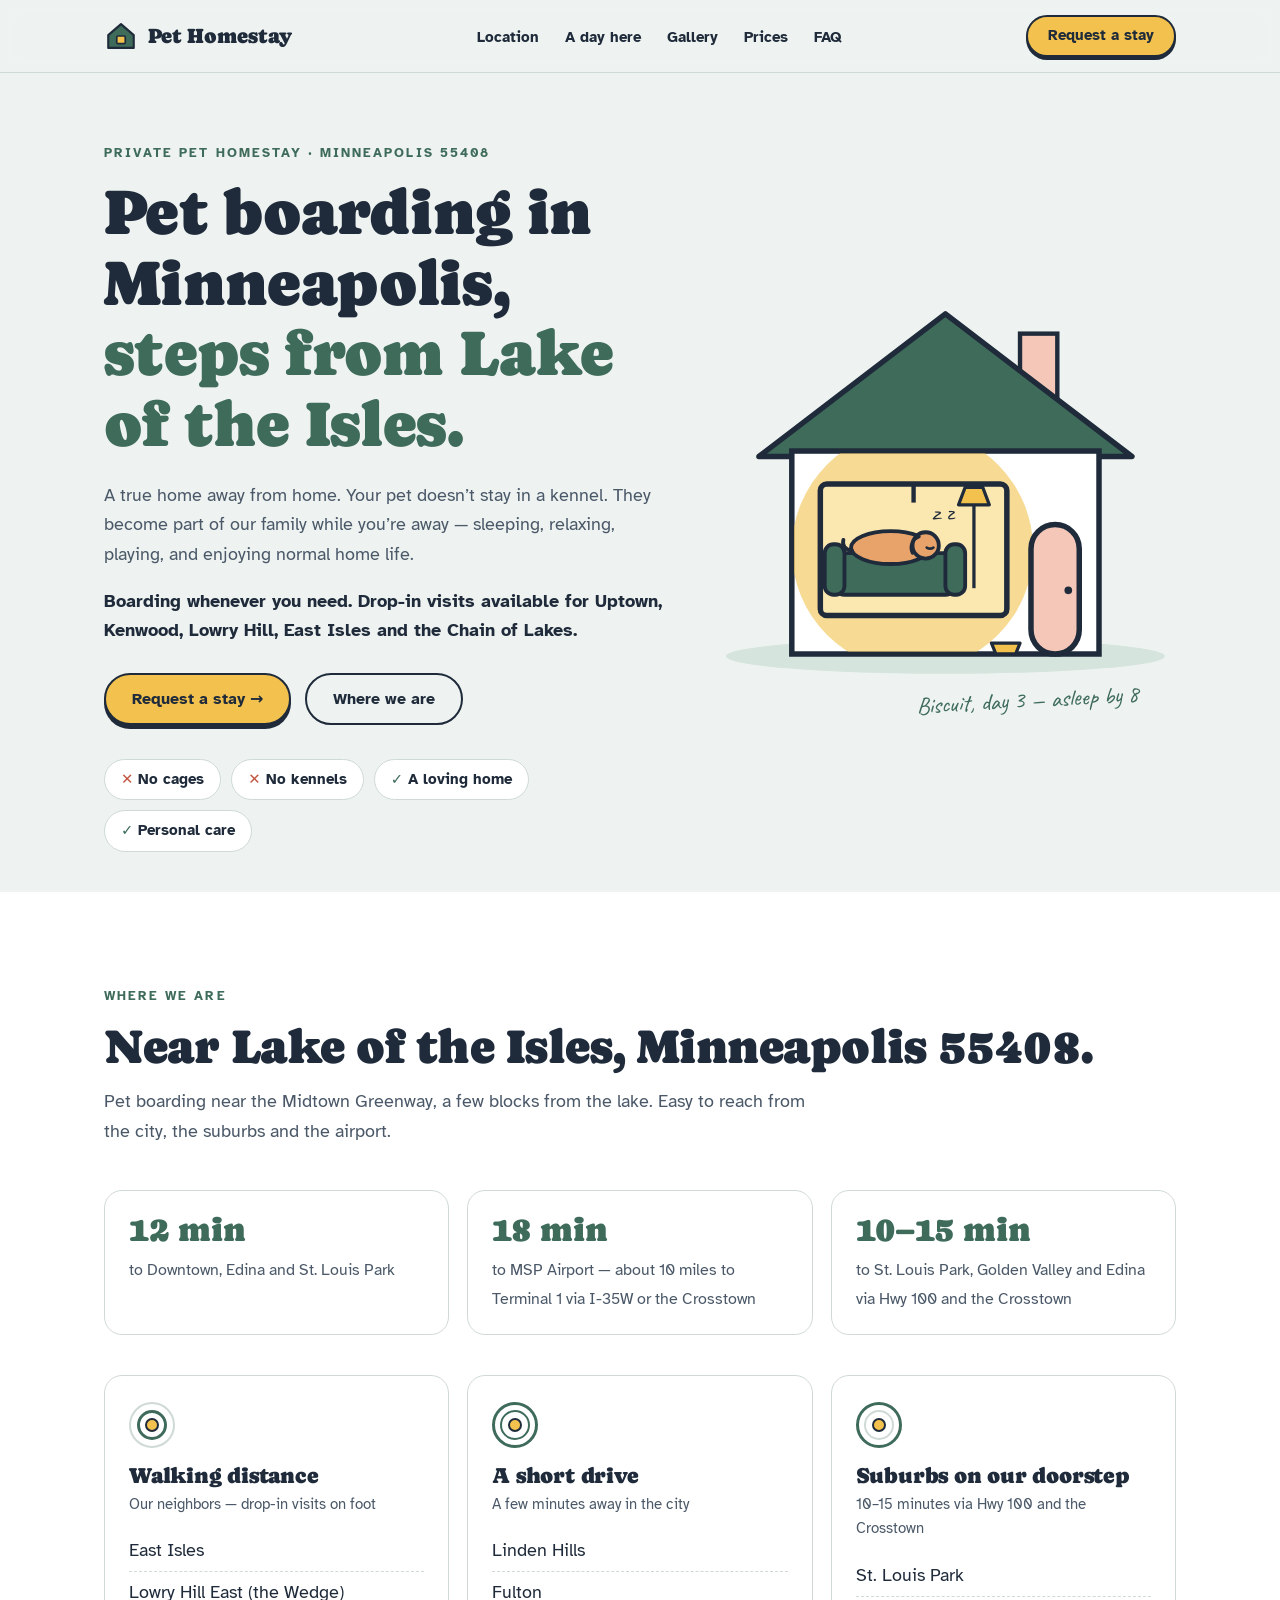
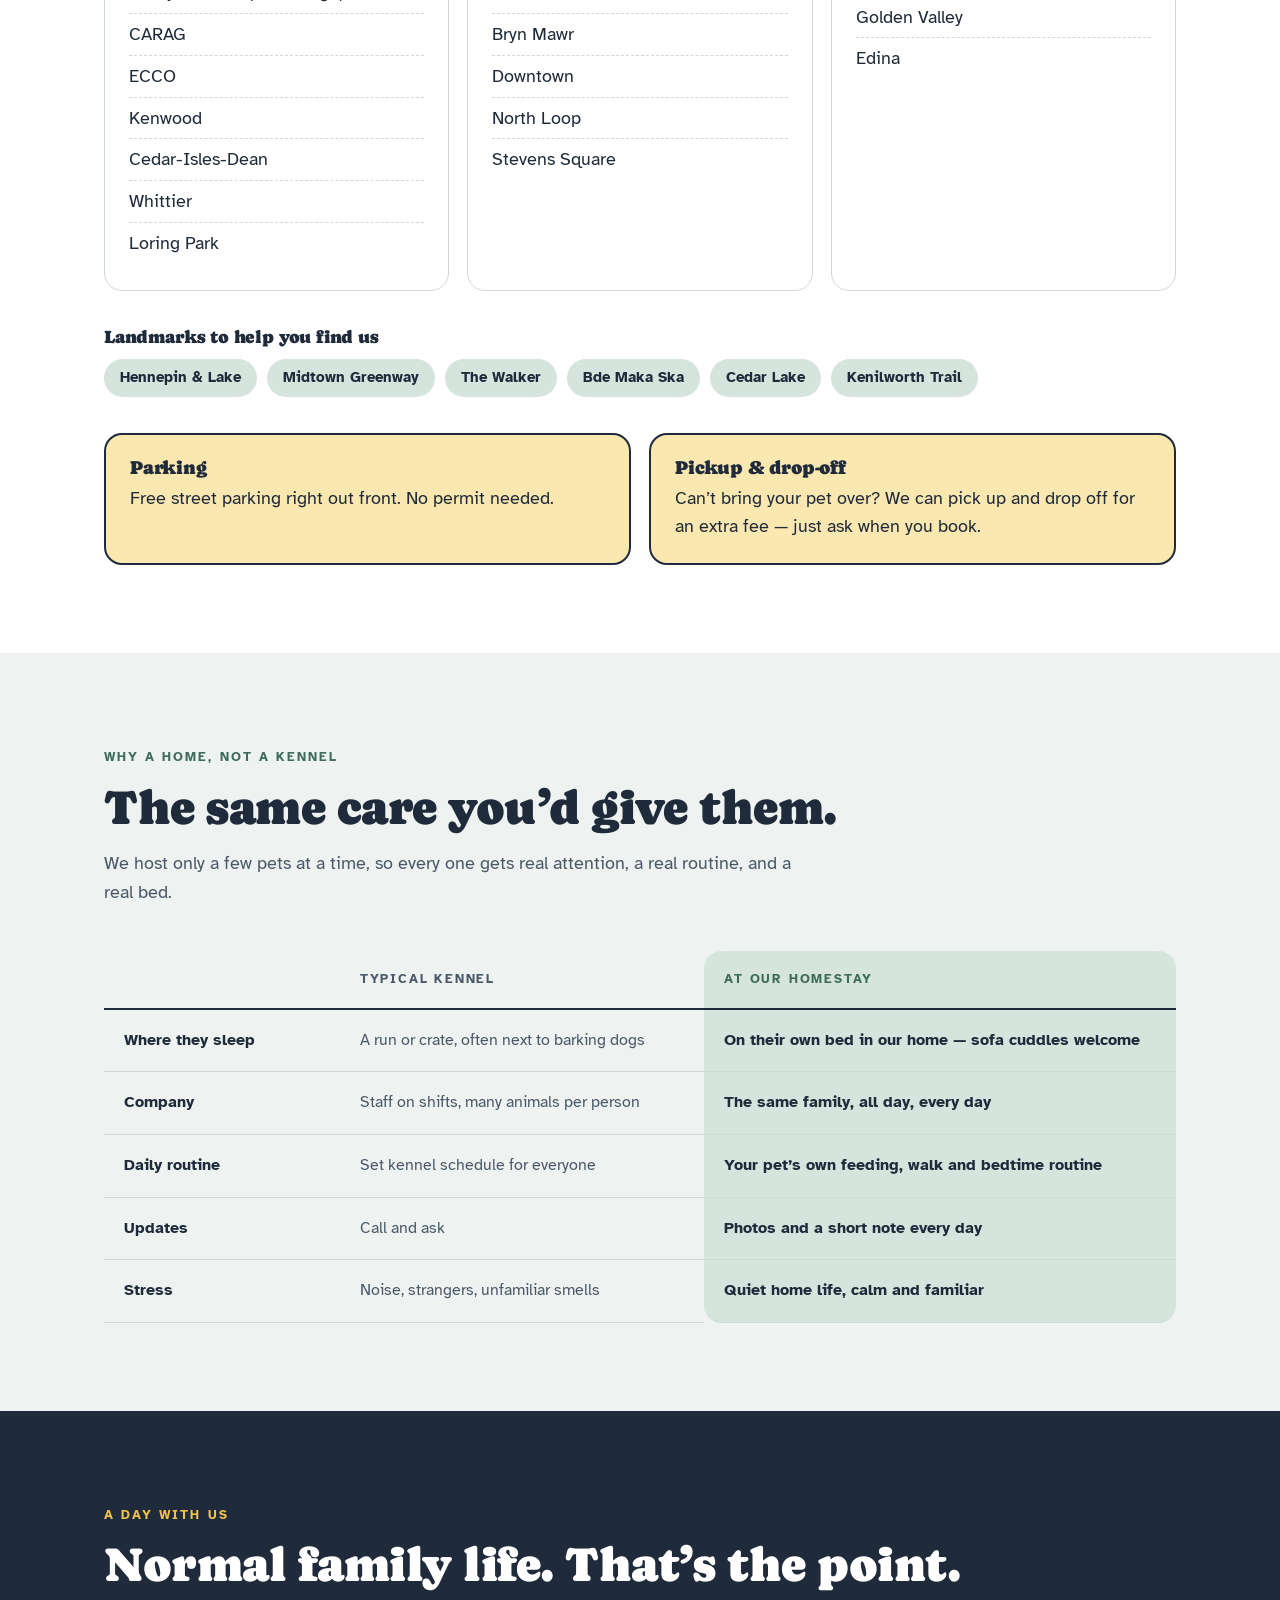
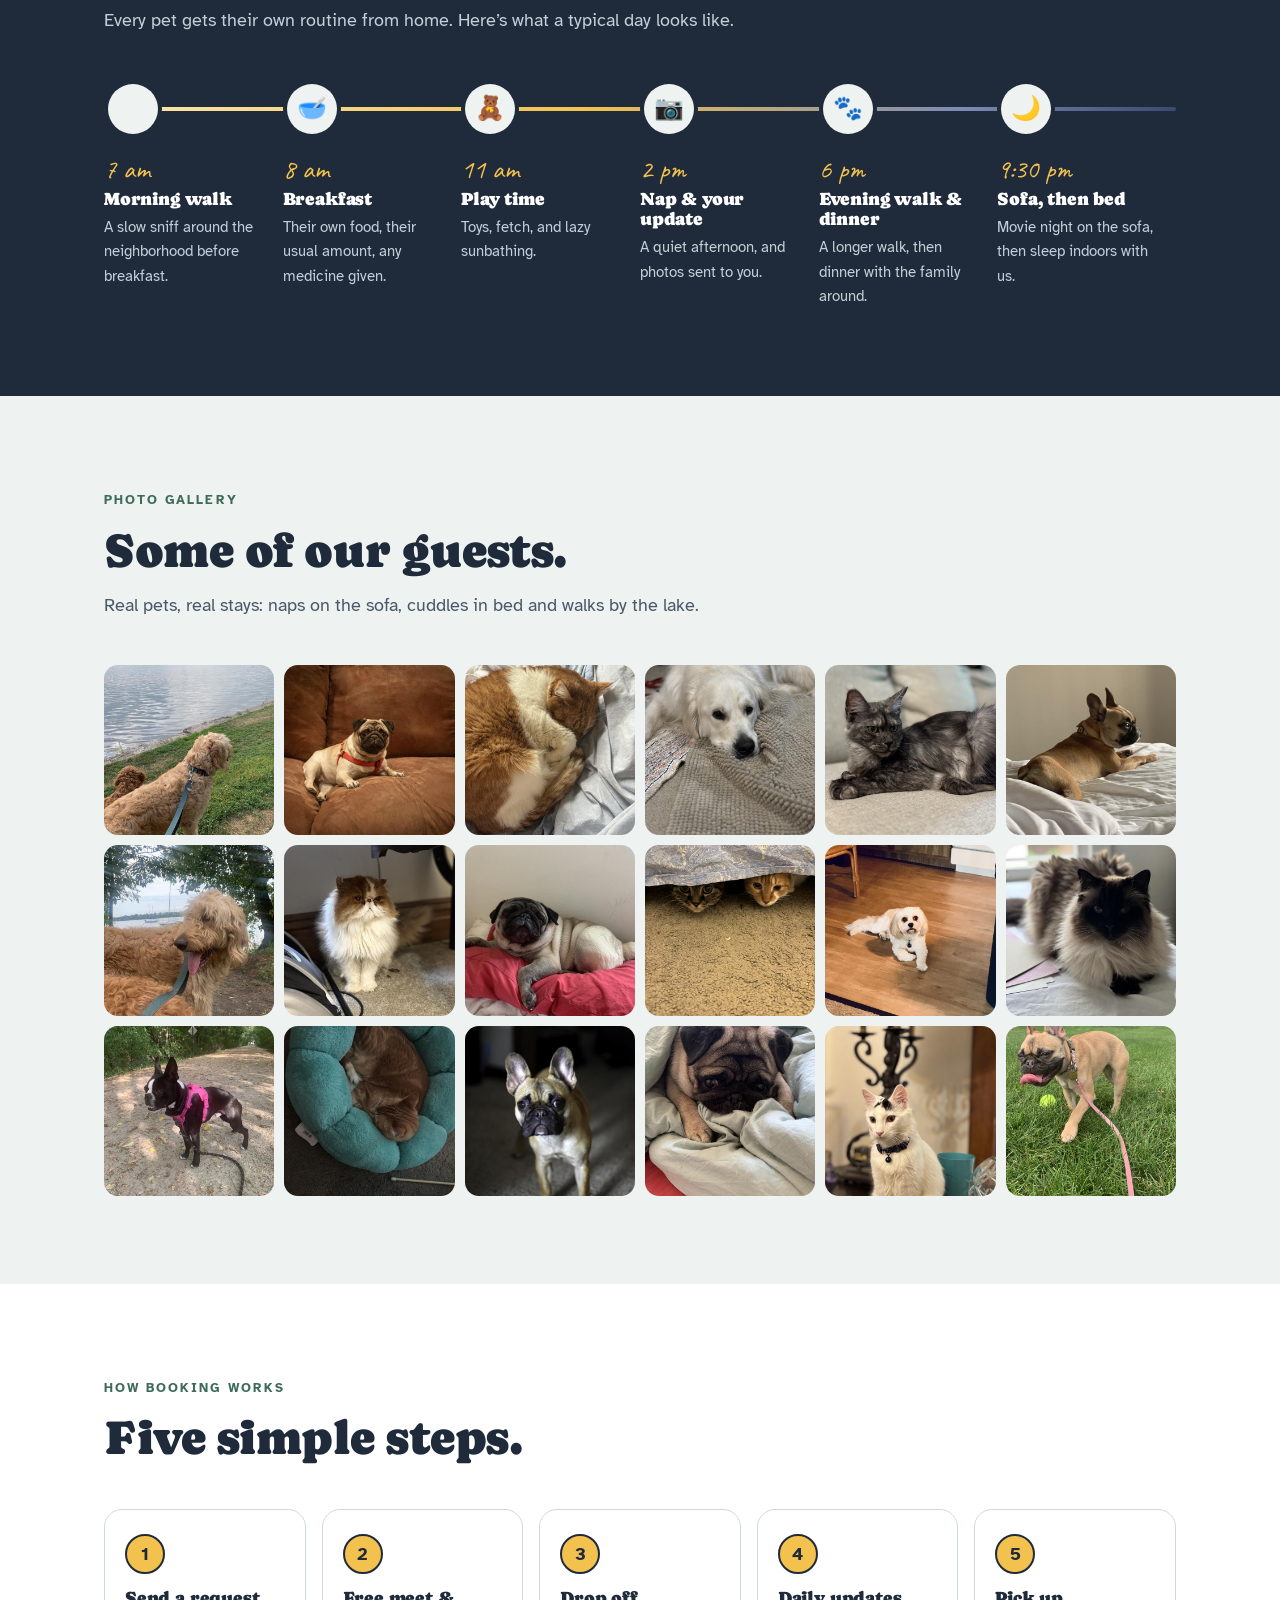
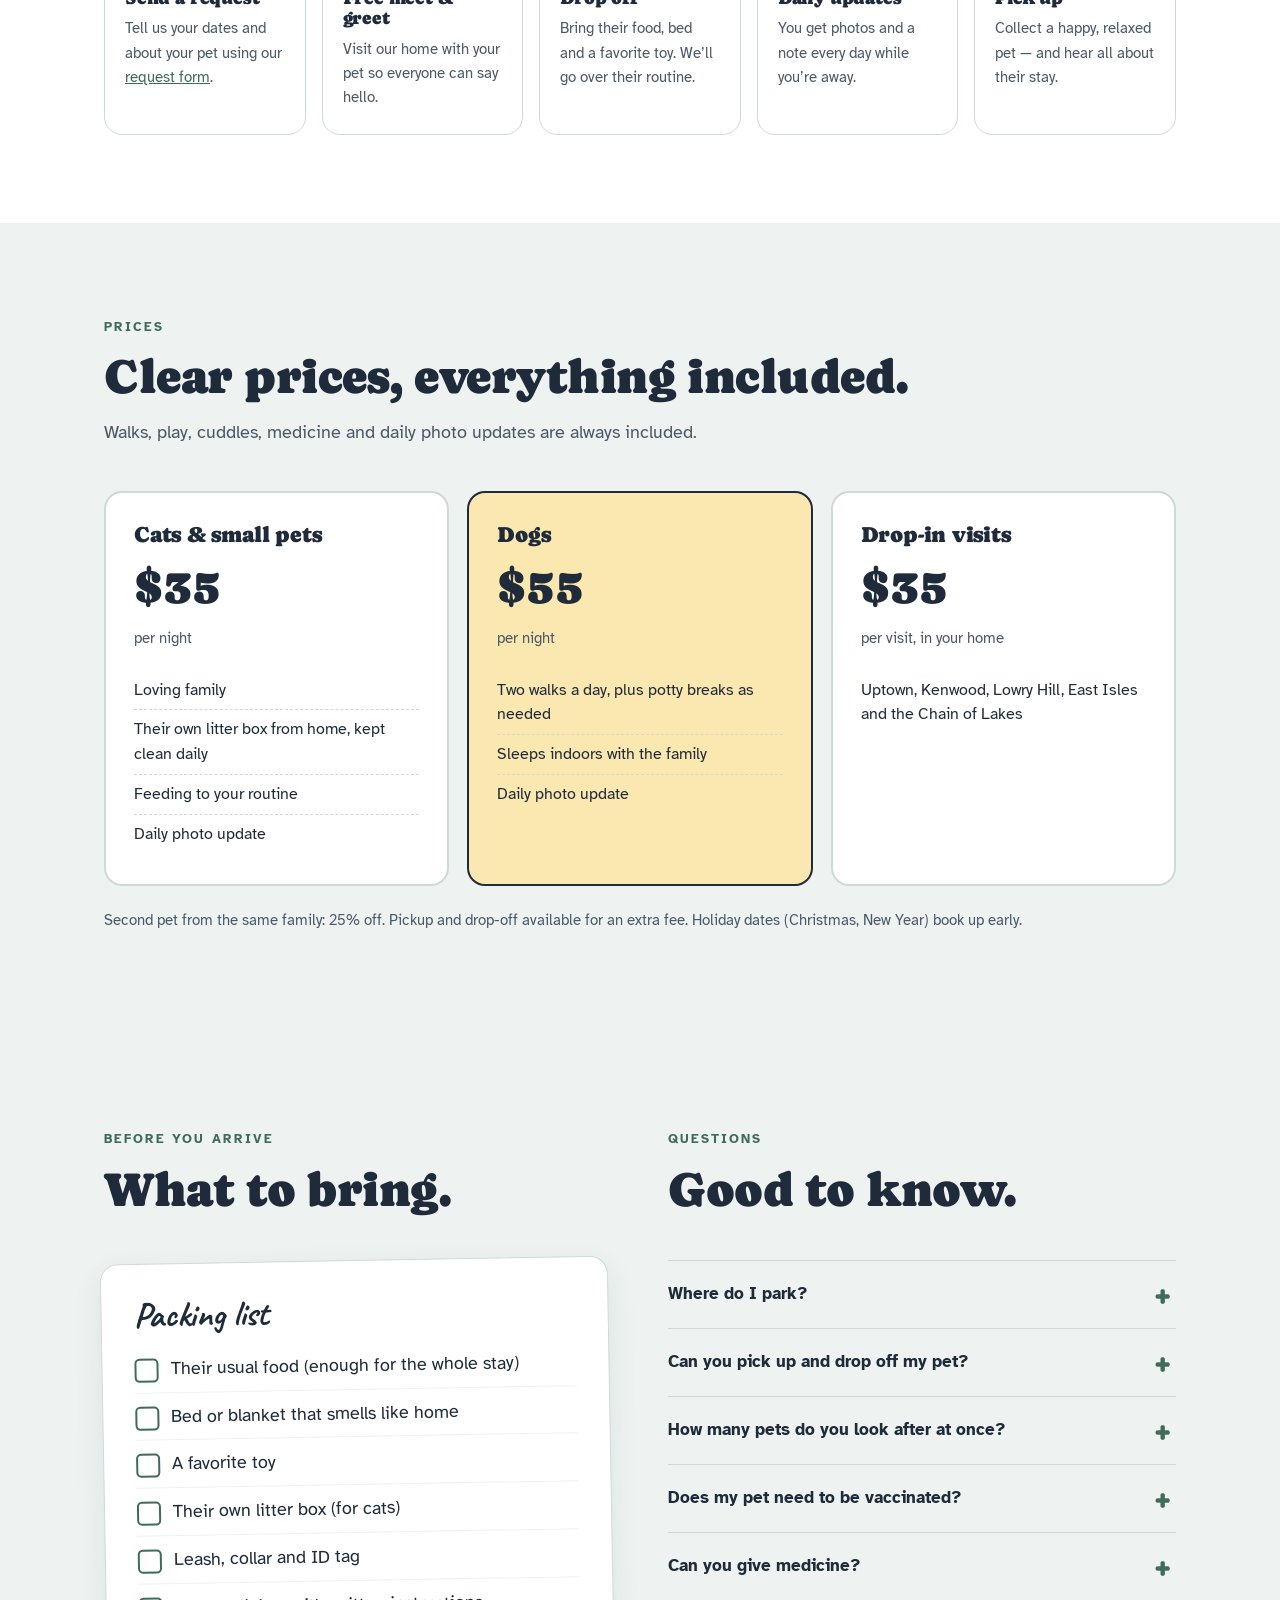
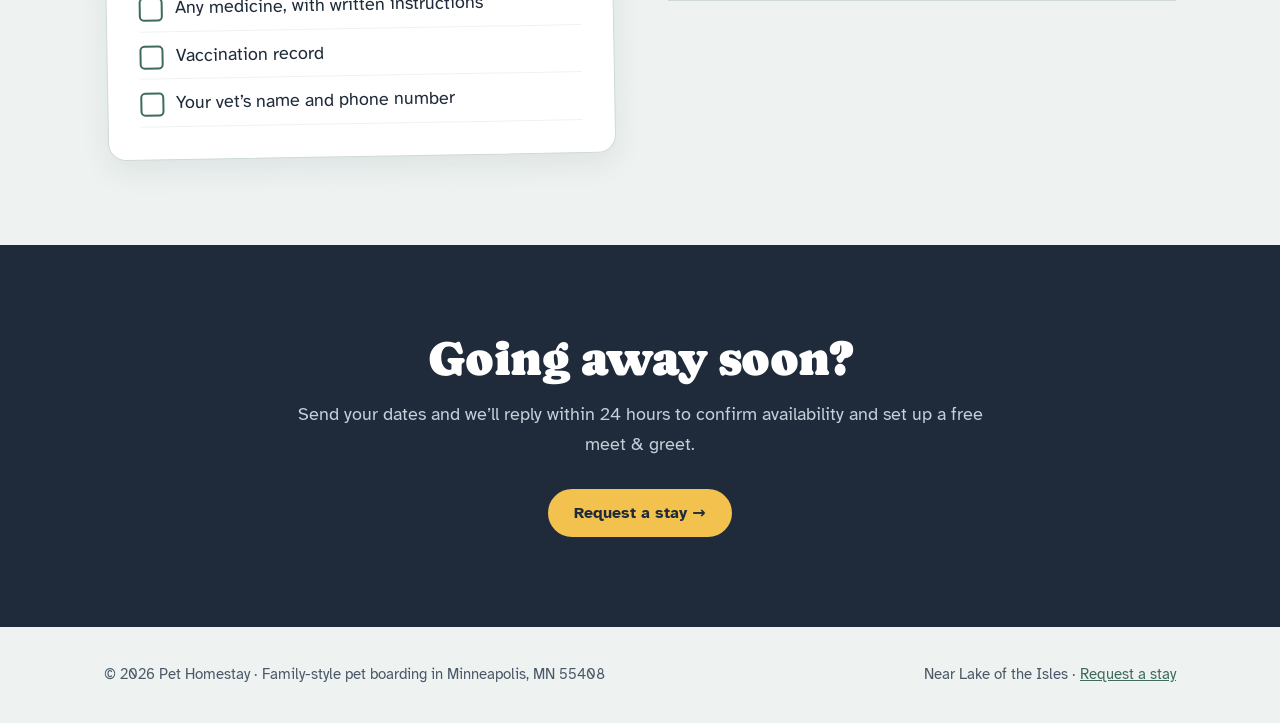
<file: index.html>
<!DOCTYPE html>
<html lang="en">
<head>
<meta charset="UTF-8">
<meta name="viewport" content="width=device-width, initial-scale=1">
<title>Pet Boarding in Minneapolis near Lake of the Isles | Pet Homestay</title>
<meta name="description" content="Family-style pet boarding in Minneapolis 55408, steps from Lake of the Isles. No cages, no kennels. Drop-in visits for Uptown, Kenwood, Lowry Hill and East Isles.">
<link rel="canonical" href="https://petboardinghome.org/">
<meta property="og:title" content="Pet Boarding in Minneapolis near Lake of the Isles | Pet Homestay">
<meta property="og:description" content="Family-style pet boarding in Minneapolis 55408, steps from Lake of the Isles. No cages, no kennels. Drop-in visits for Uptown, Kenwood, Lowry Hill and East Isles.">
<meta property="og:url" content="https://petboardinghome.org/">
<meta property="og:type" content="website">
<link rel="preconnect" href="https://fonts.googleapis.com">
<link rel="preconnect" href="https://fonts.gstatic.com" crossorigin>
<link href="https://fonts.googleapis.com/css2?family=Caprasimo&family=Atkinson+Hyperlegible:ital,wght@0,400;0,700;1,400&family=Caveat:wght@500;700&display=swap" rel="stylesheet">
<link rel="stylesheet" href="styles.css">
<script type="application/ld+json">
{
  "@context": "https://schema.org",
  "@type": "LocalBusiness",
  "@id": "https://petboardinghome.org/#business",
  "name": "Pet Homestay",
  "description": "Family-style pet boarding in a private home near Lake of the Isles, Minneapolis. No cages, no kennels. Drop-in visits for Uptown, Kenwood, Lowry Hill, East Isles and the Chain of Lakes.",
  "url": "https://petboardinghome.org/",
  "priceRange": "$$",
  "address": {
    "@type": "PostalAddress",
    "addressLocality": "Minneapolis",
    "addressRegion": "MN",
    "postalCode": "55408",
    "addressCountry": "US"
  },
  "geo": {
    "@type": "GeoCoordinates",
    "latitude": 44.9537,
    "longitude": -93.3043
  },
  "areaServed": [
    {
      "@type": "Place",
      "name": "East Isles"
    },
    {
      "@type": "Place",
      "name": "Lowry Hill East"
    },
    {
      "@type": "Place",
      "name": "CARAG"
    },
    {
      "@type": "Place",
      "name": "ECCO"
    },
    {
      "@type": "Place",
      "name": "Kenwood"
    },
    {
      "@type": "Place",
      "name": "Cedar-Isles-Dean"
    },
    {
      "@type": "Place",
      "name": "Whittier"
    },
    {
      "@type": "Place",
      "name": "Loring Park"
    },
    {
      "@type": "Place",
      "name": "Uptown"
    },
    {
      "@type": "Place",
      "name": "Lowry Hill"
    },
    {
      "@type": "Place",
      "name": "Linden Hills"
    },
    {
      "@type": "Place",
      "name": "Fulton"
    },
    {
      "@type": "Place",
      "name": "Bryn Mawr"
    },
    {
      "@type": "Place",
      "name": "Downtown Minneapolis"
    },
    {
      "@type": "Place",
      "name": "North Loop"
    },
    {
      "@type": "Place",
      "name": "Stevens Square"
    },
    {
      "@type": "Place",
      "name": "St. Louis Park"
    },
    {
      "@type": "Place",
      "name": "Golden Valley"
    },
    {
      "@type": "Place",
      "name": "Edina"
    }
  ],
  "makesOffer": [
    {
      "@type": "Offer",
      "name": "Dog boarding",
      "price": "55",
      "priceCurrency": "USD",
      "description": "Per night"
    },
    {
      "@type": "Offer",
      "name": "Cat and small pet boarding",
      "price": "35",
      "priceCurrency": "USD",
      "description": "Per night"
    },
    {
      "@type": "Offer",
      "name": "Drop-in visit",
      "price": "35",
      "priceCurrency": "USD",
      "description": "Per visit"
    }
  ]
}
</script>
</head>
<body>

<header class="site">
  <div class="wrap nav">
    <a class="brand" href="index.html" aria-label="Pet Homestay, home">
      <svg class="brand-mark" viewBox="0 0 40 40" aria-hidden="true">
        <path d="M5 19 20 6l15 13v15H5z" fill="#3E6B5A" stroke="#1F2B3A" stroke-width="2.5" stroke-linejoin="round"/>
        <rect x="15" y="20" width="10" height="9" rx="1.5" fill="#F2C14E" stroke="#1F2B3A" stroke-width="2"/>
      </svg>
      <span class="brand-name">Pet Homestay</span>
    </a>
    <ul class="nav-links">
      <li><a href="index.html#location">Location</a></li>
      <li><a href="index.html#day">A day here</a></li>
      <li><a href="index.html#gallery">Gallery</a></li>
      <li><a href="index.html#prices">Prices</a></li>
      <li><a href="index.html#faq">FAQ</a></li>
    </ul>
    <a class="btn btn-primary" href="contact.html">Request a stay</a>
  </div>
</header>

<main id="top">

  <!-- HERO -->
  <section class="hero">
    <div class="wrap hero-grid">
      <div>
        <span class="eyebrow">Private pet homestay · Minneapolis 55408</span>
        <h1>Pet boarding in Minneapolis, <em>steps from Lake of the Isles.</em></h1>
        <p class="lede">A true home away from home. Your pet doesn’t stay in a kennel. They become part of our family while you’re away — sleeping, relaxing, playing, and enjoying normal home life.</p>
        <p class="served">Boarding whenever you need. Drop-in visits available for Uptown, Kenwood, Lowry Hill, East Isles and the Chain of Lakes.</p>
        <div class="hero-actions">
          <a class="btn btn-primary" href="contact.html">Request a stay →</a>
          <a class="btn btn-quiet" href="#location">Where we are</a>
        </div>
        <ul class="promises" aria-label="Our promises">
          <li>No cages</li>
          <li>No kennels</li>
          <li class="yes">A loving home</li>
          <li class="yes">Personal care</li>
        </ul>
      </div>

      <div class="house">
        <svg viewBox="0 0 420 380" role="img" aria-label="Illustration of a house at dusk with a lit window, and a dog asleep on the sofa inside">
          <!-- ground -->
          <ellipse cx="210" cy="352" rx="200" ry="16" fill="#D5E4DC"/>
          <!-- chimney + smoke -->
          <rect x="278" y="58" width="34" height="70" fill="#F4C7B8" stroke="#1F2B3A" stroke-width="4"/>
          <g class="smoke" fill="#FFFFFF">
            <circle cx="295" cy="46" r="10"/>
            <circle cx="295" cy="46" r="10"/>
            <circle cx="295" cy="46" r="10"/>
          </g>
          <!-- roof -->
          <path d="M40 170 210 40l170 130z" fill="#3E6B5A" stroke="#1F2B3A" stroke-width="5" stroke-linejoin="round"/>
          <!-- walls -->
          <rect x="70" y="165" width="280" height="185" fill="#FFFFFF" stroke="#1F2B3A" stroke-width="5"/>
          <!-- lamp glow -->
          <clipPath id="walls"><rect x="72" y="167" width="276" height="181"/></clipPath>
          <circle class="glow" clip-path="url(#walls)" cx="180" cy="255" r="110" fill="#F2C14E" opacity=".6"/>
          <!-- big window -->
          <rect x="96" y="195" width="170" height="120" rx="6" fill="#FBE7B0" stroke="#1F2B3A" stroke-width="5"/>
          <!-- lamp -->
          <line x1="236" y1="215" x2="236" y2="290" stroke="#1F2B3A" stroke-width="3"/>
          <path d="M222 214h28l-6-16h-16z" fill="#F2C14E" stroke="#1F2B3A" stroke-width="3" stroke-linejoin="round"/>
          <!-- sofa -->
          <rect x="108" y="258" width="112" height="38" rx="10" fill="#3E6B5A" stroke="#1F2B3A" stroke-width="3.5"/>
          <rect x="100" y="250" width="18" height="46" rx="8" fill="#3E6B5A" stroke="#1F2B3A" stroke-width="3.5"/>
          <rect x="210" y="250" width="18" height="46" rx="8" fill="#3E6B5A" stroke="#1F2B3A" stroke-width="3.5"/>
          <!-- sleeping dog -->
          <g class="breath">
            <ellipse cx="160" cy="253" rx="36" ry="15" fill="#E8A36B" stroke="#1F2B3A" stroke-width="3.5"/>
            <circle cx="192" cy="251" r="12" fill="#E8A36B" stroke="#1F2B3A" stroke-width="3.5"/>
            <path d="M186 243c-6 2-9 9-6 15" fill="none" stroke="#1F2B3A" stroke-width="3" stroke-linecap="round"/>
            <path d="M193 253q3 2 6 0" fill="none" stroke="#1F2B3A" stroke-width="2.5" stroke-linecap="round"/>
            <path d="M125 256q-10 -2 -8 -10" fill="none" stroke="#1F2B3A" stroke-width="3.5" stroke-linecap="round"/>
          </g>
          <text x="198" y="228" font-family="Caveat, cursive" font-size="22" fill="#1F2B3A">z z</text>
          <!-- window frame cross -->
          <line x1="181" y1="195" x2="181" y2="212" stroke="#1F2B3A" stroke-width="4"/>
          <!-- door -->
          <rect x="288" y="232" width="44" height="118" rx="22" fill="#F4C7B8" stroke="#1F2B3A" stroke-width="5"/>
          <circle cx="322" cy="292" r="3.5" fill="#1F2B3A"/>
          <!-- little bowl by the door -->
          <path d="M252 340h26l-4 10h-18z" fill="#F2C14E" stroke="#1F2B3A" stroke-width="3" stroke-linejoin="round"/>
        </svg>
        <p class="note caption">Biscuit, day 3 — asleep by 8</p>
      </div>
    </div>
  </section>

  <!-- LOCATION -->
  <section id="location" class="band-white">
    <div class="wrap">
      <div class="section-head">
        <span class="eyebrow">Where we are</span>
        <h2>Near Lake of the Isles, Minneapolis 55408.</h2>
        <p class="lede">Pet boarding near the Midtown Greenway, a few blocks from the lake. Easy to reach from the city, the suburbs and the airport.</p>
      </div>

      <div class="drive">
        <div><strong>12 min</strong><span>to Downtown, Edina and St. Louis Park</span></div>
        <div><strong>18 min</strong><span>to MSP Airport — about 10 miles to Terminal 1 via I-35W or the Crosstown</span></div>
        <div><strong>10–15 min</strong><span>to St. Louis Park, Golden Valley and Edina via Hwy 100 and the Crosstown</span></div>
      </div>

      <div class="rings">
        <div class="ring-card">
          <div class="ring-icon ring-1" aria-hidden="true"><i></i><i></i><i></i></div>
          <h3>Walking distance</h3>
          <p class="sub">Our neighbors — drop-in visits on foot</p>
          <ul>
            <li>East Isles</li><li>Lowry Hill East (the Wedge)</li><li>CARAG</li><li>ECCO</li>
            <li>Kenwood</li><li>Cedar-Isles-Dean</li><li>Whittier</li><li>Loring Park</li>
          </ul>
        </div>
        <div class="ring-card">
          <div class="ring-icon ring-2" aria-hidden="true"><i></i><i></i><i></i></div>
          <h3>A short drive</h3>
          <p class="sub">A few minutes away in the city</p>
          <ul>
            <li>Linden Hills</li><li>Fulton</li><li>Bryn Mawr</li><li>Downtown</li><li>North Loop</li><li>Stevens Square</li>
          </ul>
        </div>
        <div class="ring-card">
          <div class="ring-icon ring-3" aria-hidden="true"><i></i><i></i><i></i></div>
          <h3>Suburbs on our doorstep</h3>
          <p class="sub">10–15 minutes via Hwy 100 and the Crosstown</p>
          <ul>
            <li>St. Louis Park</li><li>Golden Valley</li><li>Edina</li>
          </ul>
        </div>
      </div>

      <div class="landmarks">
        <h3>Landmarks to help you find us</h3>
        <ul class="chips">
          <li>Hennepin &amp; Lake</li><li>Midtown Greenway</li><li>The Walker</li>
          <li>Bde Maka Ska</li><li>Cedar Lake</li><li>Kenilworth Trail</li>
        </ul>
      </div>

      <div class="practical">
        <div><h3>Parking</h3><p>Free street parking right out front. No permit needed.</p></div>
        <div><h3>Pickup &amp; drop-off</h3><p>Can’t bring your pet over? We can pick up and drop off for an extra fee — just ask when you book.</p></div>
      </div>
    </div>
  </section>

  <!-- DIFFERENCE -->
  <section id="difference">
    <div class="wrap">
      <div class="section-head">
        <span class="eyebrow">Why a home, not a kennel</span>
        <h2>The same care you’d give them.</h2>
        <p class="lede">We host only a few pets at a time, so every one gets real attention, a real routine, and a real bed.</p>
      </div>
      <table class="compare">
        <thead>
          <tr><th scope="col"></th><th scope="col">Typical kennel</th><th scope="col" class="us">At our homestay</th></tr>
        </thead>
        <tbody>
          <tr><th scope="row">Where they sleep</th><td class="them">A run or crate, often next to barking dogs</td><td class="us">On their own bed in our home — sofa cuddles welcome</td></tr>
          <tr><th scope="row">Company</th><td class="them">Staff on shifts, many animals per person</td><td class="us">The same family, all day, every day</td></tr>
          <tr><th scope="row">Daily routine</th><td class="them">Set kennel schedule for everyone</td><td class="us">Your pet’s own feeding, walk and bedtime routine</td></tr>
          <tr><th scope="row">Updates</th><td class="them">Call and ask</td><td class="us">Photos and a short note every day</td></tr>
          <tr><th scope="row">Stress</th><td class="them">Noise, strangers, unfamiliar smells</td><td class="us">Quiet home life, calm and familiar</td></tr>
        </tbody>
      </table>
    </div>
  </section>

  <!-- A DAY HERE -->
  <section id="day" class="band-ink">
    <div class="wrap">
      <div class="section-head">
        <span class="eyebrow">A day with us</span>
        <h2 style="color:#fff">Normal family life. That’s the point.</h2>
        <p class="lede">Every pet gets their own routine from home. Here’s what a typical day looks like.</p>
      </div>
      <ol class="day">
        <li><div class="dot"><span aria-hidden="true">☀️</span></div><time>7 am</time><h3>Morning walk</h3><p>A slow sniff around the neighborhood before breakfast.</p></li>
        <li><div class="dot"><span aria-hidden="true">🥣</span></div><time>8 am</time><h3>Breakfast</h3><p>Their own food, their usual amount, any medicine given.</p></li>
        <li><div class="dot"><span aria-hidden="true">🧸</span></div><time>11 am</time><h3>Play time</h3><p>Toys, fetch, and lazy sunbathing.</p></li>
        <li><div class="dot"><span aria-hidden="true">📷</span></div><time>2 pm</time><h3>Nap &amp; your update</h3><p>A quiet afternoon, and photos sent to you.</p></li>
        <li><div class="dot"><span aria-hidden="true">🐾</span></div><time>6 pm</time><h3>Evening walk &amp; dinner</h3><p>A longer walk, then dinner with the family around.</p></li>
        <li><div class="dot"><span aria-hidden="true">🌙</span></div><time>9:30 pm</time><h3>Sofa, then bed</h3><p>Movie night on the sofa, then sleep indoors with us.</p></li>
      </ol>
    </div>
  </section>

  <!-- GALLERY -->
  <section id="gallery">
    <div class="wrap">
      <div class="section-head">
        <span class="eyebrow">Photo gallery</span>
        <h2>Some of our guests.</h2>
        <p class="lede">Real pets, real stays: naps on the sofa, cuddles in bed and walks by the lake.</p>
      </div>
      <ul class="gallery">
        <li><a href="images/gallery/pet-01.jpg" data-full><img src="images/gallery/pet-01-sm.jpg" alt="Two doodles on a lake walk" width="600" height="600" loading="lazy"></a></li>
        <li><a href="images/gallery/pet-02.jpg" data-full><img src="images/gallery/pet-02-sm.jpg" alt="Pug relaxing on the sofa" width="600" height="600" loading="lazy"></a></li>
        <li><a href="images/gallery/pet-03.jpg" data-full><img src="images/gallery/pet-03-sm.jpg" alt="Orange and white cat curled up asleep" width="600" height="600" loading="lazy"></a></li>
        <li><a href="images/gallery/pet-04.jpg" data-full><img src="images/gallery/pet-04-sm.jpg" alt="Golden retriever resting on a blanket" width="600" height="600" loading="lazy"></a></li>
        <li><a href="images/gallery/pet-05.jpg" data-full><img src="images/gallery/pet-05-sm.jpg" alt="Fluffy gray cat lounging on the couch" width="600" height="600" loading="lazy"></a></li>
        <li><a href="images/gallery/pet-06.jpg" data-full><img src="images/gallery/pet-06-sm.jpg" alt="French bulldog stretched out on the bed" width="600" height="600" loading="lazy"></a></li>
        <li><a href="images/gallery/pet-07.jpg" data-full><img src="images/gallery/pet-07-sm.jpg" alt="Doodle on a walk by the lake" width="600" height="600" loading="lazy"></a></li>
        <li><a href="images/gallery/pet-08.jpg" data-full><img src="images/gallery/pet-08-sm.jpg" alt="Persian cat sitting on the rug" width="600" height="600" loading="lazy"></a></li>
        <li><a href="images/gallery/pet-09.jpg" data-full><img src="images/gallery/pet-09-sm.jpg" alt="Pug napping on a pillow" width="600" height="600" loading="lazy"></a></li>
        <li><a href="images/gallery/pet-10.jpg" data-full><img src="images/gallery/pet-10-sm.jpg" alt="Two cats peeking out from under the bed" width="600" height="600" loading="lazy"></a></li>
        <li><a href="images/gallery/pet-11.jpg" data-full><img src="images/gallery/pet-11-sm.jpg" alt="Small white dog lying on the wood floor" width="600" height="600" loading="lazy"></a></li>
        <li><a href="images/gallery/pet-12.jpg" data-full><img src="images/gallery/pet-12-sm.jpg" alt="Ragdoll cat relaxing on the bed" width="600" height="600" loading="lazy"></a></li>
        <li><a href="images/gallery/pet-13.jpg" data-full><img src="images/gallery/pet-13-sm.jpg" alt="Boston terrier on a trail walk" width="600" height="600" loading="lazy"></a></li>
        <li><a href="images/gallery/pet-14.jpg" data-full><img src="images/gallery/pet-14-sm.jpg" alt="Cat snuggled in a round pet bed" width="600" height="600" loading="lazy"></a></li>
        <li><a href="images/gallery/pet-15.jpg" data-full><img src="images/gallery/pet-15-sm.jpg" alt="French bulldog looking at the camera" width="600" height="600" loading="lazy"></a></li>
        <li><a href="images/gallery/pet-16.jpg" data-full><img src="images/gallery/pet-16-sm.jpg" alt="Pug wrapped up in a blanket" width="600" height="600" loading="lazy"></a></li>
        <li><a href="images/gallery/pet-17.jpg" data-full><img src="images/gallery/pet-17-sm.jpg" alt="White cat sitting under a lamp" width="600" height="600" loading="lazy"></a></li>
        <li><a href="images/gallery/pet-18.jpg" data-full><img src="images/gallery/pet-18-sm.jpg" alt="French bulldog playing with a ball on the grass" width="600" height="600" loading="lazy"></a></li>
      </ul>
    </div>
    <dialog class="lightbox" id="lightbox" aria-label="Photo">
      <button class="lb-close" type="button" aria-label="Close photo">×</button>
      <img alt="">
    </dialog>
  </section>

  <!-- HOW IT WORKS -->
  <section id="how" class="band-white">
    <div class="wrap">
      <div class="section-head">
        <span class="eyebrow">How booking works</span>
        <h2>Five simple steps.</h2>
      </div>
      <ol class="steps">
        <li><h3>Send a request</h3><p>Tell us your dates and about your pet using our <a href="contact.html">request form</a>.</p></li>
        <li><h3>Free meet &amp; greet</h3><p>Visit our home with your pet so everyone can say hello.</p></li>
        <li><h3>Drop off</h3><p>Bring their food, bed and a favorite toy. We’ll go over their routine.</p></li>
        <li><h3>Daily updates</h3><p>You get photos and a note every day while you’re away.</p></li>
        <li><h3>Pick up</h3><p>Collect a happy, relaxed pet — and hear all about their stay.</p></li>
      </ol>
    </div>
  </section>

  <!-- PRICES -->
  <section id="prices">
    <div class="wrap">
      <div class="section-head">
        <span class="eyebrow">Prices</span>
        <h2>Clear prices, everything included.</h2>
        <p class="lede">Walks, play, cuddles, medicine and daily photo updates are always included.</p>
      </div>
      <div class="prices">
        <div class="price">
          <h3>Cats &amp; small pets</h3>
          <p class="amount">$35</p>
          <p class="per">per night</p>
          <ul>
            <li>Loving family</li>
            <li>Their own litter box from home, kept clean daily</li>
            <li>Feeding to your routine</li>
            <li>Daily photo update</li>
          </ul>
        </div>
        <div class="price featured">
          <h3>Dogs</h3>
          <p class="amount">$55</p>
          <p class="per">per night</p>
          <ul>
            <li>Two walks a day, plus potty breaks as needed</li>
            <li>Sleeps indoors with the family</li>
            <li>Daily photo update</li>
          </ul>
        </div>
        <div class="price">
          <h3>Drop-in visits</h3>
          <p class="amount">$35</p>
          <p class="per">per visit, in your home</p>
          <ul>
            <li>Uptown, Kenwood, Lowry Hill, East Isles and the Chain of Lakes</li>
          </ul>
        </div>
      </div>
      <p class="price-foot">Second pet from the same family: 25% off. Pickup and drop-off available for an extra fee. Holiday dates (Christmas, New Year) book up early.</p>
    </div>
  </section>

  <!-- PACKING + FAQ -->
  <section id="faq">
    <div class="wrap two-col">
      <div>
        <div class="section-head">
          <span class="eyebrow">Before you arrive</span>
          <h2>What to bring.</h2>
        </div>
        <div class="pack">
          <h3>Packing list</h3>
          <ul>
            <li>Their usual food (enough for the whole stay)</li>
            <li>Bed or blanket that smells like home</li>
            <li>A favorite toy</li>
            <li>Their own litter box (for cats)</li>
            <li>Leash, collar and ID tag</li>
            <li>Any medicine, with written instructions</li>
            <li>Vaccination record</li>
            <li>Your vet’s name and phone number</li>
          </ul>
        </div>
      </div>

      <div>
        <div class="section-head">
          <span class="eyebrow">Questions</span>
          <h2>Good to know.</h2>
        </div>
        <details>
          <summary>Where do I park?</summary>
          <p>Free street parking right out front. No permit needed.</p>
        </details>
        <details>
          <summary>Can you pick up and drop off my pet?</summary>
          <p>Yes, for an extra fee. Let us know in your request and we’ll confirm the price for your address.</p>
        </details>
        <details>
          <summary>How many pets do you look after at once?</summary>
          <p>Only a few, so each pet gets proper attention. We never overbook, which is why dates can fill up quickly.</p>
        </details>
        <details>
          <summary>Does my pet need to be vaccinated?</summary>
          <p>Yes. Dogs and cats need up-to-date core vaccines. Please bring the record to the meet &amp; greet.</p>
        </details>
        <details>
          <summary>Can you give medicine?</summary>
          <p>Yes — tablets, drops and most routine medicine. Write down the dose and times and we’ll follow them exactly.</p>
        </details>
      </div>
    </div>
  </section>

  <!-- CTA -->
  <section class="band-ink cta">
    <div class="wrap">
      <h2>Going away soon?</h2>
      <p class="lede">Send your dates and we’ll reply within 24 hours to confirm availability and set up a free meet &amp; greet.</p>
      <a class="btn btn-primary" href="contact.html">Request a stay →</a>
    </div>
  </section>

</main>

<footer class="site">
  <div class="wrap foot">
    <span>© <span id="year"></span> Pet Homestay · Family-style pet boarding in Minneapolis, MN 55408</span>
    <span>Near Lake of the Isles · <a href="contact.html">Request a stay</a></span>
  </div>
</footer>

<script>document.getElementById("year").textContent = new Date().getFullYear();</script>
<script>
  const lb = document.getElementById("lightbox");
  const lbImg = lb.querySelector("img");
  document.querySelectorAll("[data-full]").forEach((a) => a.addEventListener("click", (e) => {
    e.preventDefault();
    lbImg.src = a.href;
    lbImg.alt = a.querySelector("img").alt;
    lb.showModal();
  }));
  lb.addEventListener("click", () => lb.close());
</script>
</body>
</html>
</file>
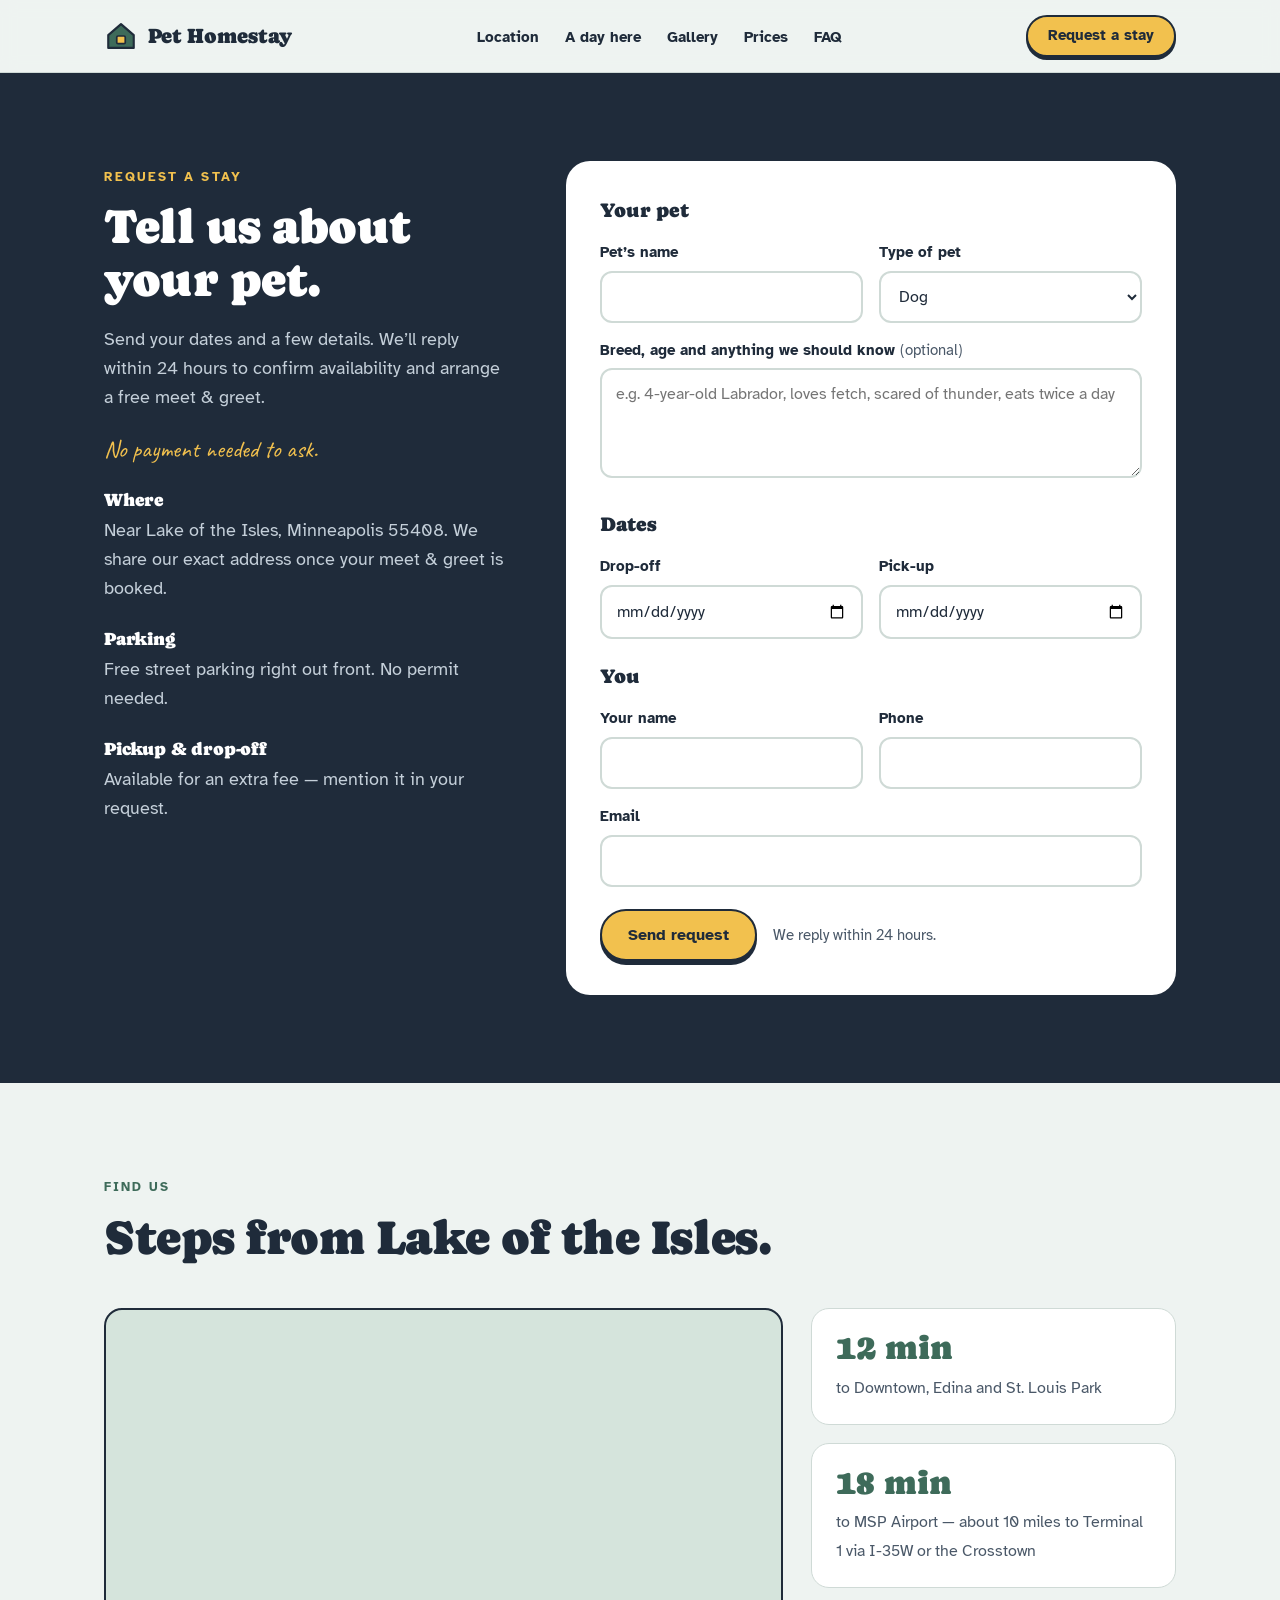
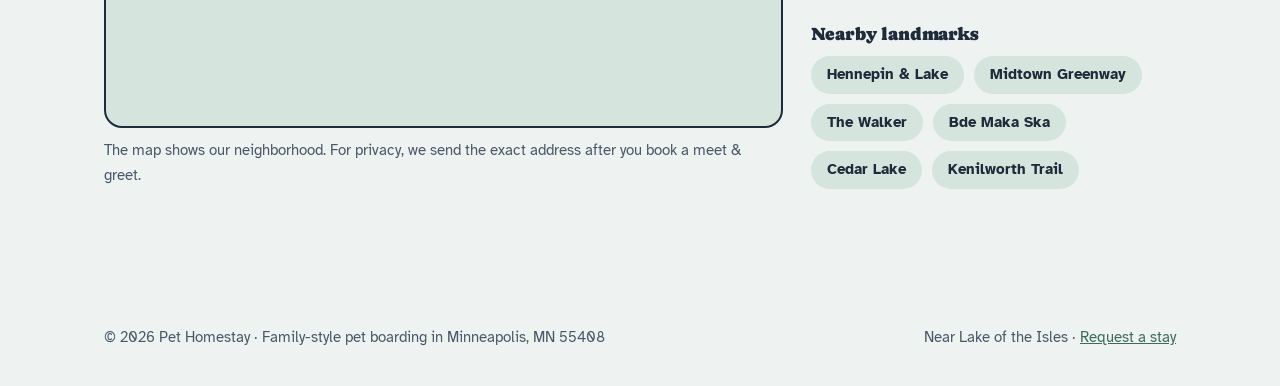
<file: contact.html>
<!DOCTYPE html>
<html lang="en">
<head>
<meta charset="UTF-8">
<meta name="viewport" content="width=device-width, initial-scale=1">
<title>Request a Stay | Pet Boarding near Lake of the Isles, Minneapolis</title>
<meta name="description" content="Request pet boarding or drop-in visits near Lake of the Isles, Minneapolis 55408. Free street parking, pickup available. We reply within 24 hours.">
<link rel="canonical" href="https://petboardinghome.org/contact.html">
<meta property="og:title" content="Request a Stay | Pet Boarding near Lake of the Isles, Minneapolis">
<meta property="og:description" content="Request pet boarding or drop-in visits near Lake of the Isles, Minneapolis 55408. Free street parking, pickup available. We reply within 24 hours.">
<meta property="og:url" content="https://petboardinghome.org/contact.html">
<meta property="og:type" content="website">
<link rel="preconnect" href="https://fonts.googleapis.com">
<link rel="preconnect" href="https://fonts.gstatic.com" crossorigin>
<link href="https://fonts.googleapis.com/css2?family=Caprasimo&family=Atkinson+Hyperlegible:ital,wght@0,400;0,700;1,400&family=Caveat:wght@500;700&display=swap" rel="stylesheet">
<link rel="stylesheet" href="styles.css">
</head>
<body>

<header class="site">
  <div class="wrap nav">
    <a class="brand" href="index.html" aria-label="Pet Homestay, home">
      <svg class="brand-mark" viewBox="0 0 40 40" aria-hidden="true">
        <path d="M5 19 20 6l15 13v15H5z" fill="#3E6B5A" stroke="#1F2B3A" stroke-width="2.5" stroke-linejoin="round"/>
        <rect x="15" y="20" width="10" height="9" rx="1.5" fill="#F2C14E" stroke="#1F2B3A" stroke-width="2"/>
      </svg>
      <span class="brand-name">Pet Homestay</span>
    </a>
    <ul class="nav-links">
      <li><a href="index.html#location">Location</a></li>
      <li><a href="index.html#day">A day here</a></li>
      <li><a href="index.html#gallery">Gallery</a></li>
      <li><a href="index.html#prices">Prices</a></li>
      <li><a href="index.html#faq">FAQ</a></li>
    </ul>
    <a class="btn btn-primary" href="contact.html">Request a stay</a>
  </div>
</header>

<main id="top">

  <section id="book" class="band-ink">
    <div class="wrap book-grid">
      <div class="book-aside">
        <span class="eyebrow">Request a stay</span>
        <h1 style="color:#fff; font-size:clamp(2rem,4.2vw,3rem)">Tell us about your pet.</h1>
        <p>Send your dates and a few details. We’ll reply within 24 hours to confirm availability and arrange a free meet &amp; greet.</p>
        <p class="note" style="color:var(--lamp)">No payment needed to ask.</p>
        <h3>Where</h3>
        <p>Near Lake of the Isles, Minneapolis 55408. We share our exact address once your meet &amp; greet is booked.</p>
        <h3>Parking</h3>
        <p>Free street parking right out front. No permit needed.</p>
        <h3>Pickup &amp; drop-off</h3>
        <p>Available for an extra fee — mention it in your request.</p>
      </div>

      <form class="request" id="request-form" action="https://formspree.io/f/mzezzyql" method="POST" novalidate>
        <input type="hidden" name="_subject" id="fs-subject" value="New stay request">
        <input type="text" name="_gotcha" tabindex="-1" autocomplete="off" aria-hidden="true" style="position:absolute;left:-9999px">
        <div id="form-body">
          <fieldset>
            <legend>Your pet</legend>
            <div class="fields">
              <div><label for="pet-name">Pet’s name</label><input id="pet-name" name="Pet name" required autocomplete="off"><p class="error">Please add your pet’s name.</p></div>
              <div><label for="pet-type">Type of pet</label>
                <select id="pet-type" name="Pet type">
                  <option>Dog</option><option>Cat</option><option>Rabbit / small pet</option><option>Other</option>
                </select>
              </div>
              <div class="full"><label for="pet-about">Breed, age and anything we should know <span class="opt">(optional)</span></label>
                <textarea id="pet-about" name="About the pet" placeholder="e.g. 4-year-old Labrador, loves fetch, scared of thunder, eats twice a day"></textarea></div>
            </div>
          </fieldset>
          <fieldset>
            <legend>Dates</legend>
            <div class="fields">
              <div><label for="date-in">Drop-off</label><input id="date-in" name="Drop-off" type="date" required><p class="error">Choose a drop-off date.</p></div>
              <div><label for="date-out">Pick-up</label><input id="date-out" name="Pick-up" type="date" required><p class="error">Choose a pick-up date on or after drop-off.</p></div>
            </div>
          </fieldset>
          <fieldset>
            <legend>You</legend>
            <div class="fields">
              <div><label for="owner-name">Your name</label><input id="owner-name" name="Owner name" required autocomplete="name"><p class="error">Please add your name.</p></div>
              <div><label for="owner-phone">Phone</label><input id="owner-phone" name="Phone" type="tel" required autocomplete="tel"><p class="error">Please add a phone number.</p></div>
              <div class="full"><label for="owner-email">Email</label><input id="owner-email" name="email" type="email" required autocomplete="email"><p class="error">Please add a valid email address.</p></div>
            </div>
          </fieldset>
          <div class="form-foot">
            <button class="btn btn-primary" type="submit" id="send-btn">Send request</button>
            <small>We reply within 24 hours.</small>
          </div>
          <p class="send-error" id="send-error" role="alert"></p>
        </div>
        <div class="sent" id="form-sent" role="status" aria-live="polite">
          <h3>Request sent</h3>
          <p>Thanks! We’ve got your request and will reply within 24 hours to confirm availability and set up a meet &amp; greet.</p>
        </div>
      </form>
    </div>
  </section>

  <section id="map">
    <div class="wrap">
      <div class="section-head">
        <span class="eyebrow">Find us</span>
        <h2>Steps from Lake of the Isles.</h2>
      </div>
      <div class="map-grid">
        <div>
          <iframe class="map" title="Map of Lake of the Isles, Minneapolis" loading="lazy" referrerpolicy="no-referrer-when-downgrade"
            src="https://www.google.com/maps?q=Lake+of+the+Isles,+Minneapolis,+MN+55408&amp;z=14&amp;output=embed"></iframe>
          <p class="map-note">The map shows our neighborhood. For privacy, we send the exact address after you book a meet &amp; greet.</p>
        </div>
        <div>
          <div class="drive" style="grid-template-columns:1fr; margin:0">
            <div><strong>12 min</strong><span>to Downtown, Edina and St. Louis Park</span></div>
            <div><strong>18 min</strong><span>to MSP Airport — about 10 miles to Terminal 1 via I-35W or the Crosstown</span></div>
          </div>
          <div class="landmarks">
            <h3>Nearby landmarks</h3>
            <ul class="chips">
              <li>Hennepin &amp; Lake</li><li>Midtown Greenway</li><li>The Walker</li>
              <li>Bde Maka Ska</li><li>Cedar Lake</li><li>Kenilworth Trail</li>
            </ul>
          </div>
        </div>
      </div>
    </div>
  </section>

</main>

<footer class="site">
  <div class="wrap foot">
    <span>© <span id="year"></span> Pet Homestay · Family-style pet boarding in Minneapolis, MN 55408</span>
    <span>Near Lake of the Isles · <a href="contact.html">Request a stay</a></span>
  </div>
</footer>

<script>document.getElementById("year").textContent = new Date().getFullYear();</script>
<script src="form.js"></script>
</body>
</html>
</file>
<file: styles.css>
:root {
  --mist: #EEF3F1;      /* page background, soft morning light */
  --white: #FFFFFF;
  --ink: #1F2B3A;       /* evening navy, text */
  --ink-soft: #4A5868;
  --lamp: #F2C14E;      /* warm lamp glow, the one bright accent */
  --lamp-soft: #FBE7B0;
  --sofa: #3E6B5A;      /* living-room green */
  --sofa-soft: #D5E4DC;
  --blush: #F4C7B8;
  --line: #CFDAD6;

  --display: "Caprasimo", Georgia, serif;
  --body: "Atkinson Hyperlegible", system-ui, sans-serif;
  --hand: "Caveat", cursive;

  --radius: 18px;
  --max: 1120px;
}

* { box-sizing: border-box; }
html { scroll-behavior: smooth; }
body {
  margin: 0;
  background: var(--mist);
  color: var(--ink);
  font-family: var(--body);
  font-size: 18px;
  line-height: 1.6;
  -webkit-font-smoothing: antialiased;
}
img, svg { display: block; max-width: 100%; }
a { color: var(--sofa); }
a:focus-visible, button:focus-visible, input:focus-visible, select:focus-visible,
textarea:focus-visible, summary:focus-visible {
  outline: 3px solid var(--lamp);
  outline-offset: 3px;
  border-radius: 6px;
}

.wrap { max-width: var(--max); margin: 0 auto; padding: 0 24px; }

h1, h2, h3 { font-family: var(--display); font-weight: 400; line-height: 1.1; margin: 0; letter-spacing: -0.01em; }
h2 { font-size: clamp(2rem, 4.2vw, 3rem); }
h3 { font-size: 1.35rem; }
.eyebrow {
  display: inline-block;
  font-size: 0.8rem;
  font-weight: 700;
  letter-spacing: 0.16em;
  text-transform: uppercase;
  color: var(--sofa);
  margin-bottom: 14px;
}
.lede { font-size: 1.15rem; color: var(--ink-soft); max-width: 60ch; }
.note { font-family: var(--hand); font-size: 1.5rem; color: var(--sofa); line-height: 1.2; }

/* ---------- buttons ---------- */
.btn {
  display: inline-flex; align-items: center; gap: 10px;
  font: 700 1rem/1 var(--body);
  padding: 16px 26px;
  border-radius: 999px;
  border: 2px solid var(--ink);
  text-decoration: none;
  cursor: pointer;
  transition: transform .15s ease, box-shadow .15s ease;
}
.btn-primary { background: var(--lamp); color: var(--ink); box-shadow: 0 4px 0 var(--ink); }
.btn-primary:hover { transform: translateY(-2px); box-shadow: 0 6px 0 var(--ink); }
.btn-primary:active { transform: translateY(2px); box-shadow: 0 2px 0 var(--ink); }
.btn-quiet { background: transparent; color: var(--ink); }
.btn-quiet:hover { background: var(--white); }

/* ---------- nav ---------- */
header.site {
  position: sticky; top: 0; z-index: 20;
  background: color-mix(in srgb, var(--mist) 92%, transparent);
  backdrop-filter: blur(8px);
  border-bottom: 1px solid var(--line);
}
.nav { display: flex; align-items: center; justify-content: space-between; height: 72px; gap: 16px; }
.brand { display: flex; align-items: center; gap: 10px; text-decoration: none; color: var(--ink); }
.brand-mark { width: 34px; height: 34px; }
.brand-name { font-family: var(--display); font-size: 1.3rem; line-height: 1; }
.nav-links { display: flex; gap: 26px; list-style: none; margin: 0; padding: 0; }
.nav-links a { color: var(--ink); text-decoration: none; font-weight: 700; font-size: 0.95rem; }
.nav-links a:hover, .nav-links a[aria-current] { color: var(--sofa); }
.nav-links a[aria-current] { text-decoration: underline; text-underline-offset: 6px; text-decoration-thickness: 2px; }
.nav .btn { padding: 11px 20px; font-size: 0.95rem; box-shadow: 0 3px 0 var(--ink); }

/* ---------- hero ---------- */
.hero { padding: 64px 0 40px; }
.hero-grid { display: grid; grid-template-columns: 1.1fr 0.9fr; gap: 48px; align-items: center; }
.hero h1 { font-size: clamp(2.3rem, 5vw, 4rem); margin-bottom: 22px; }
.hero .served { font-weight: 700; margin: -12px 0 28px; max-width: 60ch; }
.hero h1 em { font-style: normal; color: var(--sofa); }
.hero .lede { margin: 0 0 30px; }
.hero-actions { display: flex; flex-wrap: wrap; gap: 14px; margin-bottom: 34px; }
.promises { display: flex; flex-wrap: wrap; gap: 10px; list-style: none; padding: 0; margin: 0; }
.promises li {
  background: var(--white); border: 1px solid var(--line);
  border-radius: 999px; padding: 8px 16px; font-weight: 700; font-size: 0.92rem;
}
.promises li::before { content: "✕ "; color: #C2553F; }
.promises li.yes::before { content: "✓ "; color: var(--sofa); }

.house { position: relative; }
.house svg { width: 100%; height: auto; }
.house .caption {
  margin: 4px 8% 0 0; text-align: right;
  transform: rotate(-3deg);
}
.glow { animation: glow 5s ease-in-out infinite; }
@keyframes glow { 0%,100% { opacity: .55; } 50% { opacity: .85; } }
.smoke circle { animation: rise 6s linear infinite; opacity: 0; }
.smoke circle:nth-child(2) { animation-delay: 2s; }
.smoke circle:nth-child(3) { animation-delay: 4s; }
@keyframes rise {
  0% { transform: translate(0, 0) scale(.6); opacity: 0; }
  20% { opacity: .5; }
  100% { transform: translate(14px, -60px) scale(1.4); opacity: 0; }
}
.breath { transform-origin: 50% 100%; transform-box: fill-box; animation: breath 3.4s ease-in-out infinite; }
@keyframes breath { 0%,100% { transform: scaleY(1); } 50% { transform: scaleY(1.05); } }

/* ---------- sections ---------- */
section { padding: 88px 0; scroll-margin-top: 72px; }
.section-head { margin-bottom: 44px; }
.section-head .lede { margin-top: 14px; }
.band-white { background: var(--white); }
.band-ink { background: var(--ink); color: var(--mist); }
.band-ink .eyebrow { color: var(--lamp); }
.band-ink .lede { color: #C4CFD9; }

/* kennel vs home comparison */
.compare { width: 100%; border-collapse: separate; border-spacing: 0; font-size: 1rem; }
.compare th, .compare td { padding: 18px 20px; text-align: left; vertical-align: top; border-bottom: 1px solid var(--line); }
.compare thead th { font-size: 0.8rem; letter-spacing: .14em; text-transform: uppercase; color: var(--ink-soft); border-bottom: 2px solid var(--ink); }
.compare thead th.us { color: var(--sofa); }
.compare tbody th { font-weight: 700; width: 22%; }
.compare td.them { color: var(--ink-soft); width: 34%; }
.compare td.us { background: var(--sofa-soft); font-weight: 700; }
.compare tr:last-child td.us { border-radius: 0 0 var(--radius) var(--radius); }
.compare thead th.us { background: var(--sofa-soft); border-radius: var(--radius) var(--radius) 0 0; }

/* a day here — timeline */
.day { position: relative; list-style: none; margin: 0; padding: 0; display: grid; grid-template-columns: repeat(6, 1fr); gap: 0; }
.day::before {
  content: ""; position: absolute; left: 0; right: 0; top: 27px; height: 4px;
  background: linear-gradient(90deg, var(--lamp-soft), var(--lamp) 45%, #7C8BB5 80%, #3B4A73);
  border-radius: 4px;
}
.day li { position: relative; padding: 0 14px 0 0; }
.day .dot {
  width: 58px; height: 58px; border-radius: 50%;
  background: var(--ink); border: 4px solid var(--ink);
  display: grid; place-items: center; font-size: 1.5rem; position: relative; z-index: 1;
  margin-bottom: 18px;
}
.day .dot span { width: 100%; height: 100%; border-radius: 50%; background: var(--mist); display: grid; place-items: center; }
.day time { display: block; font-family: var(--hand); font-size: 1.7rem; color: var(--lamp); line-height: 1; margin-bottom: 6px; }
.day h3 { font-size: 1.15rem; margin-bottom: 6px; color: var(--white); }
.day p { margin: 0; font-size: 0.95rem; color: #C4CFD9; }

/* steps */
.steps { list-style: none; margin: 0; padding: 0; display: grid; grid-template-columns: repeat(5, 1fr); gap: 16px; counter-reset: step; }
.steps li {
  counter-increment: step;
  background: var(--white); border: 1px solid var(--line); border-radius: var(--radius);
  padding: 24px 20px;
}
.steps li::before {
  content: counter(step);
  display: grid; place-items: center;
  width: 36px; height: 36px; border-radius: 50%;
  background: var(--lamp); border: 2px solid var(--ink);
  font-weight: 700; margin-bottom: 14px;
}
.steps h3 { font-size: 1.15rem; margin-bottom: 8px; }
.steps p { margin: 0; font-size: 0.95rem; color: var(--ink-soft); }

/* pricing */
.prices { display: grid; grid-template-columns: repeat(3, 1fr); gap: 18px; }
.price {
  background: var(--mist); border-radius: var(--radius); padding: 30px 28px;
  border: 2px solid transparent;
}
.prices .price { background: var(--white); border-color: var(--line); }
.prices .price.featured { background: var(--lamp-soft); border-color: var(--ink); }
.price h3 { margin-bottom: 6px; }
.price .amount { font-family: var(--display); font-size: 3rem; line-height: 1; margin: 16px 0 4px; }
.price .per { color: var(--ink-soft); font-size: 0.95rem; }
.price ul { padding: 0; margin: 20px 0 0; list-style: none; font-size: 0.97rem; }
.price li { padding: 7px 0; border-top: 1px dashed var(--line); }
.price li:first-child { border-top: 0; }
.price-foot { margin-top: 22px; color: var(--ink-soft); font-size: 0.95rem; }

/* packing + faq */
.two-col { display: grid; grid-template-columns: 1fr 1fr; gap: 56px; align-items: start; }
.pack {
  background: var(--white); border-radius: var(--radius); padding: 32px;
  border: 1px solid var(--line);
  transform: rotate(-1deg);
  box-shadow: 0 10px 30px rgba(31,43,58,.08);
}
.pack h3 { font-family: var(--hand); font-size: 2.2rem; font-weight: 700; margin-bottom: 10px; }
.pack ul { list-style: none; padding: 0; margin: 0; }
.pack li { display: flex; gap: 12px; padding: 9px 0; border-bottom: 1px solid var(--mist); }
.pack li::before { content: ""; flex: none; width: 20px; height: 20px; margin-top: 4px; border: 2px solid var(--sofa); border-radius: 5px; }

details { border-bottom: 1px solid var(--line); }
details:first-of-type { border-top: 1px solid var(--line); }
summary {
  list-style: none; cursor: pointer; padding: 20px 40px 20px 0; position: relative;
  font-weight: 700; font-size: 1.05rem;
}
summary::-webkit-details-marker { display: none; }
summary::after {
  content: "+"; position: absolute; right: 6px; top: 14px;
  font-family: var(--display); font-size: 1.7rem; color: var(--sofa); transition: transform .2s;
}
details[open] summary::after { transform: rotate(45deg); }
details p { margin: 0 0 20px; color: var(--ink-soft); }

/* booking form */
.book-grid { display: grid; grid-template-columns: 0.8fr 1.2fr; gap: 56px; align-items: start; }
.book-aside p { color: #C4CFD9; }
form.request {
  background: var(--white); color: var(--ink);
  border-radius: 24px; padding: 34px;
}
fieldset { border: 0; padding: 0; margin: 0 0 22px; }
legend { font-family: var(--display); font-size: 1.25rem; margin-bottom: 14px; padding: 0; }
.fields { display: grid; grid-template-columns: 1fr 1fr; gap: 16px; }
.fields .full { grid-column: 1 / -1; }
label { display: block; font-weight: 700; font-size: 0.92rem; margin-bottom: 6px; }
label .opt { font-weight: 400; color: var(--ink-soft); }
input, select, textarea {
  width: 100%; font: 400 1rem/1.4 var(--body); color: var(--ink);
  padding: 13px 14px; border: 2px solid var(--line); border-radius: 12px; background: var(--white);
}
input:hover, select:hover, textarea:hover { border-color: #AFC0BA; }
input:focus, select:focus, textarea:focus { border-color: var(--sofa); outline: none; }
textarea { min-height: 110px; resize: vertical; }
.form-foot { display: flex; flex-wrap: wrap; align-items: center; gap: 16px; }
.form-foot small { color: var(--ink-soft); }
.error { color: #B23A25; font-size: 0.9rem; margin-top: 6px; display: none; }
.invalid .error { display: block; }
.invalid input { border-color: #B23A25; }
.send-error { color: #B23A25; font-weight: 700; margin: 14px 0 0; }
.send-error:empty { display: none; }
.btn:disabled { opacity: .6; cursor: wait; }
.sent { display: none; text-align: center; padding: 30px 10px; }
.sent h3 { font-size: 1.8rem; margin-bottom: 10px; }
.sent p { color: var(--ink-soft); }

footer.site { padding: 36px 0; font-size: 0.92rem; color: var(--ink-soft); }
.foot { display: flex; flex-wrap: wrap; justify-content: space-between; gap: 12px; }

/* ---------- location ---------- */
.drive { display: grid; grid-template-columns: repeat(3, 1fr); gap: 18px; margin-bottom: 40px; }
.drive div { background: var(--white); border: 1px solid var(--line); border-radius: var(--radius); padding: 22px 24px; }
.drive strong { display: block; font-family: var(--display); font-weight: 400; font-size: 2.1rem; line-height: 1; margin-bottom: 8px; color: var(--sofa); }
.drive span { color: var(--ink-soft); font-size: 0.98rem; }

.rings { display: grid; grid-template-columns: repeat(3, 1fr); gap: 18px; }
.ring-card { background: var(--white); border: 1px solid var(--line); border-radius: var(--radius); padding: 26px 24px; }
.ring-icon { position: relative; width: 46px; height: 46px; margin-bottom: 16px; }
.ring-icon i { position: absolute; inset: 0; margin: auto; border-radius: 50%; border: 2px solid var(--line); }
.ring-icon i:nth-child(1) { width: 14px; height: 14px; background: var(--lamp); border-color: var(--ink); }
.ring-icon i:nth-child(2) { width: 30px; height: 30px; }
.ring-icon i:nth-child(3) { width: 46px; height: 46px; }
.ring-1 i:nth-child(2) { border-color: var(--sofa); border-width: 3px; }
.ring-2 i:nth-child(2) { border-color: var(--sofa); }
.ring-2 i:nth-child(3), .ring-3 i:nth-child(3) { border-color: var(--sofa); border-width: 3px; }
.ring-card h3 { margin-bottom: 4px; }
.ring-card .sub { color: var(--ink-soft); font-size: 0.95rem; margin: 0 0 14px; }
.ring-card ul { list-style: none; margin: 0; padding: 0; }
.ring-card li { padding: 6px 0; border-top: 1px dashed var(--line); }
.ring-card li:first-child { border-top: 0; }

.landmarks { margin-top: 36px; }
.landmarks h3 { font-size: 1.15rem; margin-bottom: 12px; }
.chips { display: flex; flex-wrap: wrap; gap: 10px; list-style: none; padding: 0; margin: 0; }
.chips li { background: var(--sofa-soft); border-radius: 999px; padding: 7px 16px; font-weight: 700; font-size: 0.92rem; }

.practical { display: grid; grid-template-columns: 1fr 1fr; gap: 18px; margin-top: 36px; }
.practical div { background: var(--lamp-soft); border: 2px solid var(--ink); border-radius: var(--radius); padding: 22px 24px; }
.practical h3 { font-size: 1.2rem; margin-bottom: 6px; }
.practical p { margin: 0; }

/* ---------- gallery ---------- */
.gallery { list-style: none; margin: 0; padding: 0; display: grid; grid-template-columns: repeat(6, 1fr); gap: 10px; }
.gallery a { display: block; border-radius: 14px; overflow: hidden; background: var(--sofa-soft); }
.gallery img { width: 100%; height: auto; aspect-ratio: 1; object-fit: cover; transition: transform .3s ease; }
.gallery a:hover img { transform: scale(1.04); }
.lightbox { border: 0; padding: 0; background: transparent; max-width: min(92vw, 1100px); max-height: 92vh; }
.lightbox::backdrop { background: rgba(31, 43, 58, .88); }
.lightbox img { max-width: min(92vw, 1100px); max-height: 88vh; width: auto; height: auto; border-radius: 14px; }
.lb-close { position: fixed; top: 16px; right: 20px; width: 48px; height: 48px; border-radius: 50%; border: 2px solid var(--ink); background: var(--lamp); font: 700 1.6rem/1 var(--body); cursor: pointer; }

/* ---------- cta + contact ---------- */
.cta { text-align: center; }
.cta h2 { color: var(--white); margin-bottom: 14px; }
.cta .lede { margin: 0 auto 28px; }
.page-head { padding: 56px 0 24px; }
.page-head h1 { font-size: clamp(2.2rem, 5vw, 3.6rem); }
.page-head .lede { margin-top: 14px; }
.book-aside h3 { color: var(--white); font-size: 1.15rem; margin: 26px 0 6px; }
.book-aside h3 + p { margin-top: 0; }
.map-grid { display: grid; grid-template-columns: 1.3fr 0.7fr; gap: 28px; align-items: start; }
.map { width: 100%; height: 420px; border: 2px solid var(--ink); border-radius: var(--radius); display: block; background: var(--sofa-soft); }
.map-note { color: var(--ink-soft); font-size: 0.95rem; margin-top: 10px; }

/* ---------- responsive ---------- */
@media (max-width: 960px) {
  .nav { height: auto; flex-wrap: wrap; padding-top: 12px; }
  .nav-links { order: 3; width: 100%; overflow-x: auto; gap: 20px; padding: 4px 0 12px; white-space: nowrap; scrollbar-width: none; }
  .nav-links::-webkit-scrollbar { display: none; }
  section { scroll-margin-top: 110px; }
  .hero-grid, .two-col, .book-grid { grid-template-columns: 1fr; }
  .house { max-width: 460px; margin: 0 auto; }
  .steps { grid-template-columns: 1fr 1fr; }
  .prices { grid-template-columns: 1fr; }
  .rings, .drive { grid-template-columns: 1fr; }
  .gallery { grid-template-columns: repeat(3, 1fr); }
  .map-grid { grid-template-columns: 1fr; }
  .day { grid-template-columns: 1fr; gap: 26px; }
  .day::before { left: 27px; right: auto; top: 0; bottom: 0; width: 4px; height: auto;
    background: linear-gradient(180deg, var(--lamp-soft), var(--lamp) 45%, #7C8BB5 80%, #3B4A73); }
  .day li { display: grid; grid-template-columns: 58px 1fr; column-gap: 20px; padding: 0; }
  .day .dot { grid-row: span 3; margin: 0; }
}
@media (max-width: 620px) {
  body { font-size: 17px; }
  .wrap { padding: 0 16px; }
  section { padding: 64px 0; }
  .hero { padding-top: 40px; }
  .steps { grid-template-columns: 1fr; }
  .prices { grid-template-columns: 1fr; }
  .fields { grid-template-columns: 1fr; }
  form.request { padding: 24px 18px; }
  .nav .btn { padding: 10px 16px; }
  .brand-name { font-size: 1.1rem; }
  .compare thead { display: none; }
  .compare, .compare tbody, .compare tr, .compare th, .compare td { display: block; width: 100% !important; }
  .compare tr { margin-bottom: 16px; border: 1px solid var(--line); border-radius: var(--radius); overflow: hidden; background: var(--white); }
  .compare tbody th { border-bottom: 0; padding-bottom: 4px; }
  .compare td { border-bottom: 0; padding-top: 8px; padding-bottom: 12px; }
  .compare td.them::before { content: "Kennel: "; font-weight: 700; }
  .compare td.us::before { content: "With us: "; }
  .compare tr:last-child td.us { border-radius: 0; }
}
@media (prefers-reduced-motion: reduce) {
  *, *::before, *::after { animation: none !important; transition: none !important; }
  html { scroll-behavior: auto; }
}
</file>
